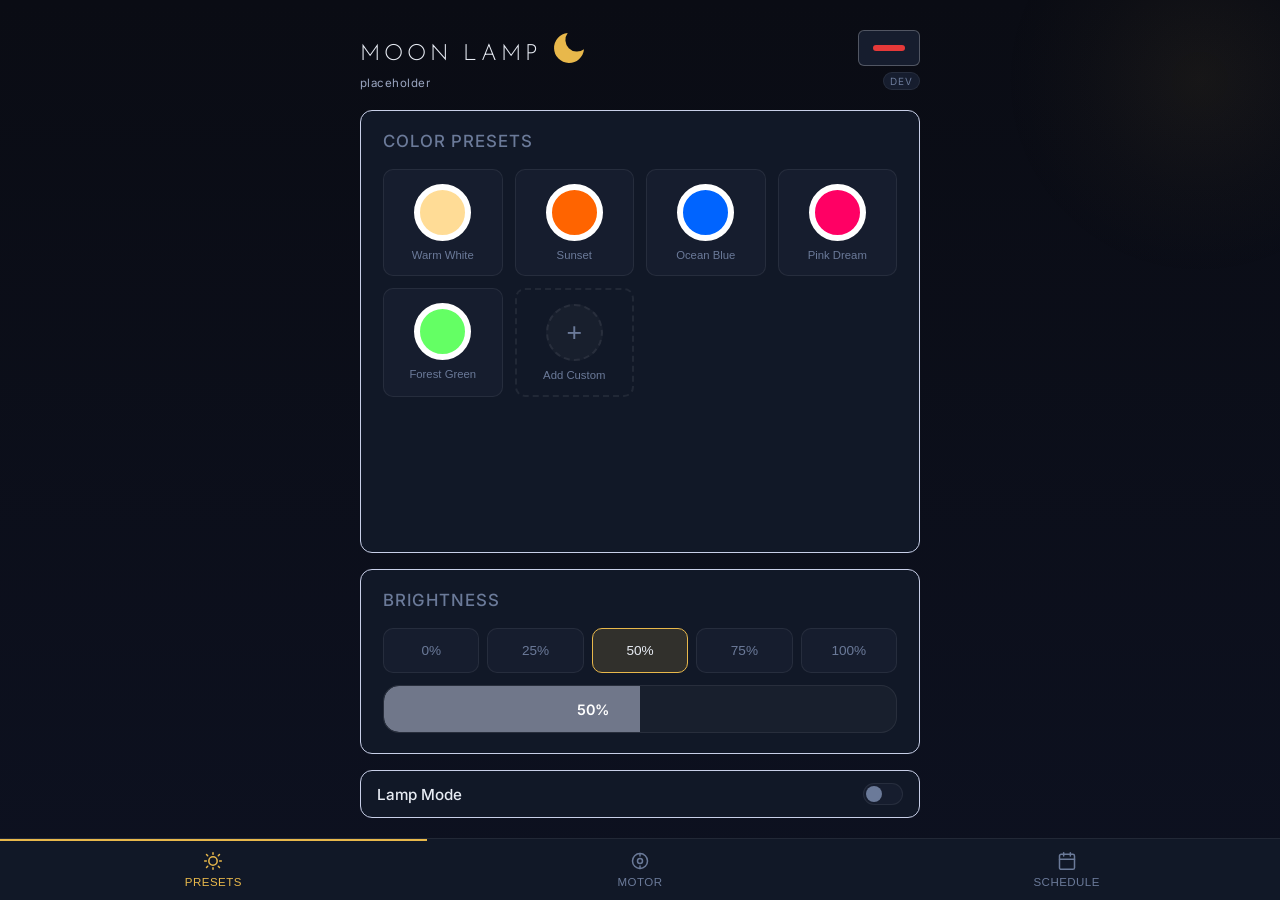
<file: index.html>
﻿<!DOCTYPE html>
<html lang="en">

<head>
    <meta charset="UTF-8">
    <meta name="viewport" content="width=device-width, initial-scale=1.0">
    <meta name="theme-color" content="#0f0f1a">
    <meta name="description" content="Control your Moon Phase Lamp">

    <!-- iOS PWA Support -->
    <meta name="apple-mobile-web-app-capable" content="yes">
    <meta name="apple-mobile-web-app-status-bar-style" content="black-translucent">
    <meta name="apple-mobile-web-app-title" content="Moon Lamp">
    <link rel="apple-touch-icon" href="icon-192.png">
    <link rel="apple-touch-icon" sizes="180x180" href="icon-192.png">

    <title>Moon Lamp Control</title>
    <link rel="manifest" href="manifest.json">
    <link rel="preconnect" href="https://fonts.googleapis.com">
    <link rel="preconnect" href="https://fonts.gstatic.com" crossorigin>
    <link href="https://fonts.googleapis.com/css2?family=Inter:wght@400;500;600;700&family=Josefin+Sans:wght@300;400;600&display=swap" rel="stylesheet">

    <!-- Modular CSS -->
    <link rel="stylesheet" href="css/base.css">
    <link rel="stylesheet" href="css/components.css">
    <link rel="stylesheet" href="css/tabs.css">
    <link rel="stylesheet" href="css/led-ring.css">
    <link rel="stylesheet" href="css/presets.css">
    <link rel="stylesheet" href="css/motor.css">
    <link rel="stylesheet" href="css/automations.css">
    <link rel="stylesheet" href="css/modal.css">
    <link rel="stylesheet" href="css/responsive.css">
    <link rel="stylesheet" href="css/auth.css">

    <link rel="icon" type="image/svg+xml" href="icon.svg">
    <link rel="icon" type="image/png" href="icon-192.png">
</head>

<body>
    <div class="container">
        <header>
            <div class="header-row">
                <div class="app-title">
                    <h1>Moon Lamp</h1>
                    <span id="titleMoonIcon"></span>
                </div>
                <div class="header-actions">
                    <!-- Reset button (hidden, for debugging)
                    <button class="reset-btn" id="resetAppBtn" title="Reset app and clear cache">
                        <svg width="18" height="18" viewBox="0 0 24 24" fill="none" stroke="currentColor" stroke-width="2">
                            <path d="M3 12a9 9 0 0 1 9-9 9.75 9.75 0 0 1 6.74 2.74L21 8"/>
                            <path d="M21 3v5h-5"/>
                            <path d="M21 12a9 9 0 0 1-9 9 9.75 9.75 0 0 1-6.74-2.74L3 16"/>
                            <path d="M3 21v-5h5"/>
                        </svg>
                    </button>
                    -->
                    <div class="connection-status" id="connectionStatus">
                        <span class="status-dot" id="statusDot"></span>
                    </div>
                </div>
            </div>
            <div class="header-row">
                <span id="deviceNameLabel" class="device-name"></span>
                <span id="appVersion" class="app-version"></span>
            </div>
        </header>

        <!-- Presets Tab -->
        <div class="tab-content active" id="presets">
            <div class="presets-layout">
                <div class="card color-presets-card">
                    <h2>Color Presets</h2>
                    <div class="preset-grid-scroll">
                        <div class="preset-grid">
                            <button class="preset-btn" data-preset="0">
                                <div class="preset-color" style="background: rgb(255,220,150);"></div>
                                <span>Warm White</span>
                            </button>
                            <button class="preset-btn" data-preset="1">
                                <div class="preset-color" style="background: rgb(255,100,0);"></div>
                                <span>Sunset</span>
                            </button>
                            <button class="preset-btn" data-preset="2">
                                <div class="preset-color" style="background: rgb(0,100,255);"></div>
                                <span>Ocean Blue</span>
                            </button>
                            <button class="preset-btn" data-preset="3">
                                <div class="preset-color" style="background: rgb(255,0,100);"></div>
                                <span>Pink Dream</span>
                            </button>
                            <button class="preset-btn" data-preset="4">
                                <div class="preset-color" style="background: rgb(100,255,100);"></div>
                                <span>Forest Green</span>
                            </button>
                        </div>
                    </div>
                </div>

                <div class="card brightness-card">
                    <h2>Brightness</h2>
                    <div class="brightness-grid">
                        <button class="brightness-btn" data-brightness="0">0%</button>
                        <button class="brightness-btn" data-brightness="25">25%</button>
                        <button class="brightness-btn" data-brightness="50">50%</button>
                        <button class="brightness-btn" data-brightness="75">75%</button>
                        <button class="brightness-btn" data-brightness="100">100%</button>
                    </div>
                    <div class="brightness-slider-container">
                        <div class="brightness-slider" id="brightnessSlider">
                            <div class="brightness-slider-fill" id="brightnessSliderFill"></div>
                            <span class="brightness-slider-value" id="brightnessSliderValue">50%</span>
                        </div>
                    </div>
                </div>

                <div class="card settings-card">
                    <div class="settings-row">
                        <span class="mode-label">Lamp Mode</span>
                        <label class="toggle-switch">
                            <input type="checkbox" id="fullModeToggle">
                            <span class="toggle-slider"></span>
                        </label>
                    </div>
                </div>
            </div>
        </div>

        <!-- Custom Tab -->
        <div class="tab-content" id="custom">
            <!-- LED Ring Visualization (only visible on Custom tab) -->
            <div class="card">
                <div class="led-ring-header">
                    <h2>LED Ring</h2>
                    <label class="toggle-label">
                        <input type="checkbox" id="selectMultipleToggle">
                        <span>Select multiple</span>
                    </label>
                </div>
                <div class="led-ring" id="ledRing">
                    <!-- LEDs will be generated by JavaScript -->
                    <button class="led-center-btn" id="selectAllBtn">
                        <span>ALL</span>
                    </button>
                </div>
            </div>

            <!-- Unified LED Control -->
            <div class="card">
                <h2>LED Control</h2>
                <p class="info-text" id="ledControlInfo">Select LEDs in the ring above, then apply color and brightness.
                </p>

                <div class="color-picker">
                    <label>Color:</label>
                    <input type="color" id="colorPicker" value="#ffdc96">
                </div>
                <div class="brightness-control">
                    <label>Brightness:</label>
                    <input type="range" id="customBrightness" min="0" max="100" value="75">
                    <span id="customBrightnessValue">75%</span>
                </div>

                <p class="info-text" id="selectedLedInfo">Selected: <span id="selectedLedCount">0 LEDs</span></p>

                <button class="btn btn-primary" id="applyCustomBtn">Select LEDs first</button>
            </div>
        </div>

        <!-- Motor Tab -->
        <div class="tab-content" id="motor">
            <div class="motor-layout">
                <div class="card motor-card">
                    <div class="motor-header">
                        <h2>Motor Control</h2>
                        <div class="motor-header-angles-anchor">
                            <div class="motor-angle-display">
                                <div class="current-pos-value"><span id="currentPosition">0°</span></div>
                                <div class="motor-value"><span id="motorValue">0°</span></div>
                            </div>
                        </div>
                    </div>
                    <div class="motor-dial-container">
                        <svg id="motorDial" viewBox="0 0 250 250">
                            <!-- Outer circle -->
                            <circle cx="125" cy="125" r="100" fill="none" stroke="rgba(200,207,232,0.2)" stroke-width="3" />
                            <circle cx="125" cy="125" r="85" fill="none" stroke="rgba(128,128,128,0.25)" stroke-width="1"
                                stroke-dasharray="4 4" />
                            <!-- Degree markers -->
                            <g id="degreeMarkers"></g>
                            <!-- Current position marker (blue) -->
                            <line id="currentPosMarker" x1="125" y1="125" x2="125" y2="35" stroke="#3b82f6" stroke-width="4"
                                stroke-linecap="round" opacity="0.7" />
                            <!-- Target pointer (green) -->
                            <line id="motorPointer" x1="125" y1="125" x2="125" y2="35" stroke="#22c55e" stroke-width="5"
                                stroke-linecap="round" />
                            <circle cx="125" cy="125" r="16" fill="#22c55e" />
                            <circle cx="125" cy="125" r="12" style="fill: var(--background)" />
                            <g id="dialMoonPhase"></g>
                        </svg>
                        
                        <div id="specificDateDisplay" class="specific-date-display">
                            <svg width="13" height="13" viewBox="0 0 24 24" fill="none" stroke="currentColor"
                                stroke-width="2" stroke-linecap="round" stroke-linejoin="round">
                                <rect x="3" y="4" width="18" height="18" rx="2" ry="2"></rect>
                                <line x1="16" y1="2" x2="16" y2="6"></line>
                                <line x1="8" y1="2" x2="8" y2="6"></line>
                                <line x1="3" y1="10" x2="21" y2="10"></line>
                            </svg>
                            <span id="specificDateText"></span>
                        </div>
                    </div>
                    <div class="motor-buttons-container">
                        <div class="motor-left-buttons">
                            <div class="motor-settings-container">
                                <button class="square-btn settings-btn" id="motorSettingsBtn" title="Motor settings">
                                    <svg width="20" height="20" viewBox="0 0 24 24" fill="none" stroke="currentColor"
                                        stroke-width="2" stroke-linecap="round" stroke-linejoin="round">
                                        <circle cx="12" cy="12" r="3"></circle>
                                        <path
                                            d="M19.4 15a1.65 1.65 0 0 0 .33 1.82l.06.06a2 2 0 0 1 0 2.83 2 2 0 0 1-2.83 0l-.06-.06a1.65 1.65 0 0 0-1.82-.33 1.65 1.65 0 0 0-1 1.51V21a2 2 0 0 1-2 2 2 2 0 0 1-2-2v-.09A1.65 1.65 0 0 0 9 19.4a1.65 1.65 0 0 0-1.82.33l-.06.06a2 2 0 0 1-2.83 0 2 2 0 0 1 0-2.83l.06-.06a1.65 1.65 0 0 0 .33-1.82 1.65 1.65 0 0 0-1.51-1H3a2 2 0 0 1-2-2 2 2 0 0 1 2-2h.09A1.65 1.65 0 0 0 4.6 9a1.65 1.65 0 0 0-.33-1.82l-.06-.06a2 2 0 0 1 0-2.83 2 2 0 0 1 2.83 0l.06.06a1.65 1.65 0 0 0 1.82.33H9a1.65 1.65 0 0 0 1-1.51V3a2 2 0 0 1 2-2 2 2 0 0 1 2 2v.09a1.65 1.65 0 0 0 1 1.51 1.65 1.65 0 0 0 1.82-.33l.06-.06a2 2 0 0 1 2.83 0 2 2 0 0 1 0 2.83l-.06.06a1.65 1.65 0 0 0-.33 1.82V9a1.65 1.65 0 0 0 1.51 1H21a2 2 0 0 1 2 2 2 2 0 0 1-2 2h-.09a1.65 1.65 0 0 0-1.51 1z">
                                        </path>
                                    </svg>
                                </button>
                                <div class="motor-settings-menu" id="motorSettingsMenu">
                                    <button class="menu-item" id="updateEveryBtn">
                                        <svg width="16" height="16" viewBox="0 0 24 24" fill="none" stroke="currentColor"
                                            stroke-width="2" stroke-linecap="round" stroke-linejoin="round">
                                            <circle cx="12" cy="12" r="10"></circle>
                                            <polyline points="12 6 12 12 16 14"></polyline>
                                        </svg>
                                        Update every
                                    </button>
                                    <button class="menu-item" id="zeroBtn">
                                        <svg width="16" height="16" viewBox="0 0 24 24" fill="none" stroke="currentColor"
                                            stroke-width="2" stroke-linecap="round" stroke-linejoin="round">
                                            <circle cx="12" cy="12" r="10"></circle>
                                            <circle cx="12" cy="12" r="3"></circle>
                                        </svg>
                                        Set as New Moon
                                    </button>
                                    <button class="menu-item" id="fullMoonBtn">
                                        <svg width="16" height="16" viewBox="0 0 24 24" fill="none" stroke="currentColor"
                                            stroke-width="2" stroke-linecap="round" stroke-linejoin="round">
                                            <circle cx="12" cy="12" r="10" fill="currentColor"></circle>
                                        </svg>
                                        Set as Full Moon
                                    </button>
                                    <button class="menu-item" id="resetPositionBtn">
                                        <svg width="16" height="16" viewBox="0 0 24 24" fill="none" stroke="currentColor"
                                            stroke-width="2" stroke-linecap="round" stroke-linejoin="round">
                                            <path d="M3 12a9 9 0 1 0 9-9 9.75 9.75 0 0 0-6.74 2.74L3 8"></path>
                                            <path d="M3 3v5h5"></path>
                                        </svg>
                                        Reset Position
                                    </button>
                                    <button class="menu-item" id="specificDateBtn">
                                        <svg width="16" height="16" viewBox="0 0 24 24" fill="none" stroke="currentColor"
                                            stroke-width="2" stroke-linecap="round" stroke-linejoin="round">
                                            <rect x="3" y="4" width="18" height="18" rx="2" ry="2"></rect>
                                            <line x1="16" y1="2" x2="16" y2="6"></line>
                                            <line x1="8" y1="2" x2="8" y2="6"></line>
                                            <line x1="3" y1="10" x2="21" y2="10"></line>
                                        </svg>
                                        Specific date
                                    </button>
                                </div>
                            </div>
                            <button class="square-btn speed-toggle-btn" id="speedToggleBtn" title="Motor speed">
                                <span id="speedToggleIcon">▶</span>
                            </button>
                        </div>
                        <div class="moon-btn-container">
                            <span class="moon-angle-label" id="moonAngle">--°</span>
                            <span class="auto-tracking-label" id="autoTrackingLabel"></span>
                            <button class="square-btn moon-btn" id="realMoonBtn"
                                title="Set to Real Moon Position">
                                <!-- Injected at runtime by motor-controller.js via moonIconSvg() from utils.js -->
                            </button>
                        </div>
                    </div>
                </div>

            </div>
            <div class="motor-presets-card">
                <div class="motor-preset-scroll">
                    <div class="motor-preset-list" id="motorPresetList"></div>
                </div>
            </div>
        </div>

        <!-- Automations Tab -->
        <div class="tab-content" id="automations">
            <div class="card">
                <h2>Scheduled Lighting</h2>

                <div id="automationsList">
                    <p class="info-text">Connect to lamp to view automations.</p>
                </div>

                <!-- Add Schedule Button -->
                <button class="btn btn-primary" id="addAutomationBtn">Add Schedule</button>
            </div>
        </div>

    </div>

    <div class="tabs">
        <button class="tab-btn active" data-tab="presets">
            <svg width="20" height="20" viewBox="0 0 24 24" fill="none" stroke="currentColor" stroke-width="1.8" stroke-linecap="round" stroke-linejoin="round"><circle cx="12" cy="12" r="5"/><path d="M12 2v2M12 20v2M4.22 4.22l1.42 1.42M18.36 18.36l1.42 1.42M2 12h2M20 12h2M4.22 19.78l1.42-1.42M18.36 5.64l1.42-1.42"/></svg>
            <span>Presets</span>
        </button>
        <button class="tab-btn" data-tab="motor">
            <svg width="20" height="20" viewBox="0 0 24 24" fill="none" stroke="currentColor" stroke-width="1.8" stroke-linecap="round" stroke-linejoin="round"><circle cx="12" cy="12" r="3"/><circle cx="12" cy="12" r="9"/><line x1="12" y1="3" x2="12" y2="6"/><line x1="12" y1="18" x2="12" y2="21"/></svg>
            <span>Motor</span>
        </button>
        <button class="tab-btn" data-tab="automations">
            <svg width="20" height="20" viewBox="0 0 24 24" fill="none" stroke="currentColor" stroke-width="1.8" stroke-linecap="round" stroke-linejoin="round"><rect x="3" y="4" width="18" height="18" rx="2"/><line x1="16" y1="2" x2="16" y2="6"/><line x1="8" y1="2" x2="8" y2="6"/><line x1="3" y1="10" x2="21" y2="10"/></svg>
            <span>Schedule</span>
        </button>
    </div>

    <script src="suncalc.js"></script>
    <script src="iro.min.js"></script>
    <script type="module" src="js/app.js"></script>
</body>

</html>
</file>
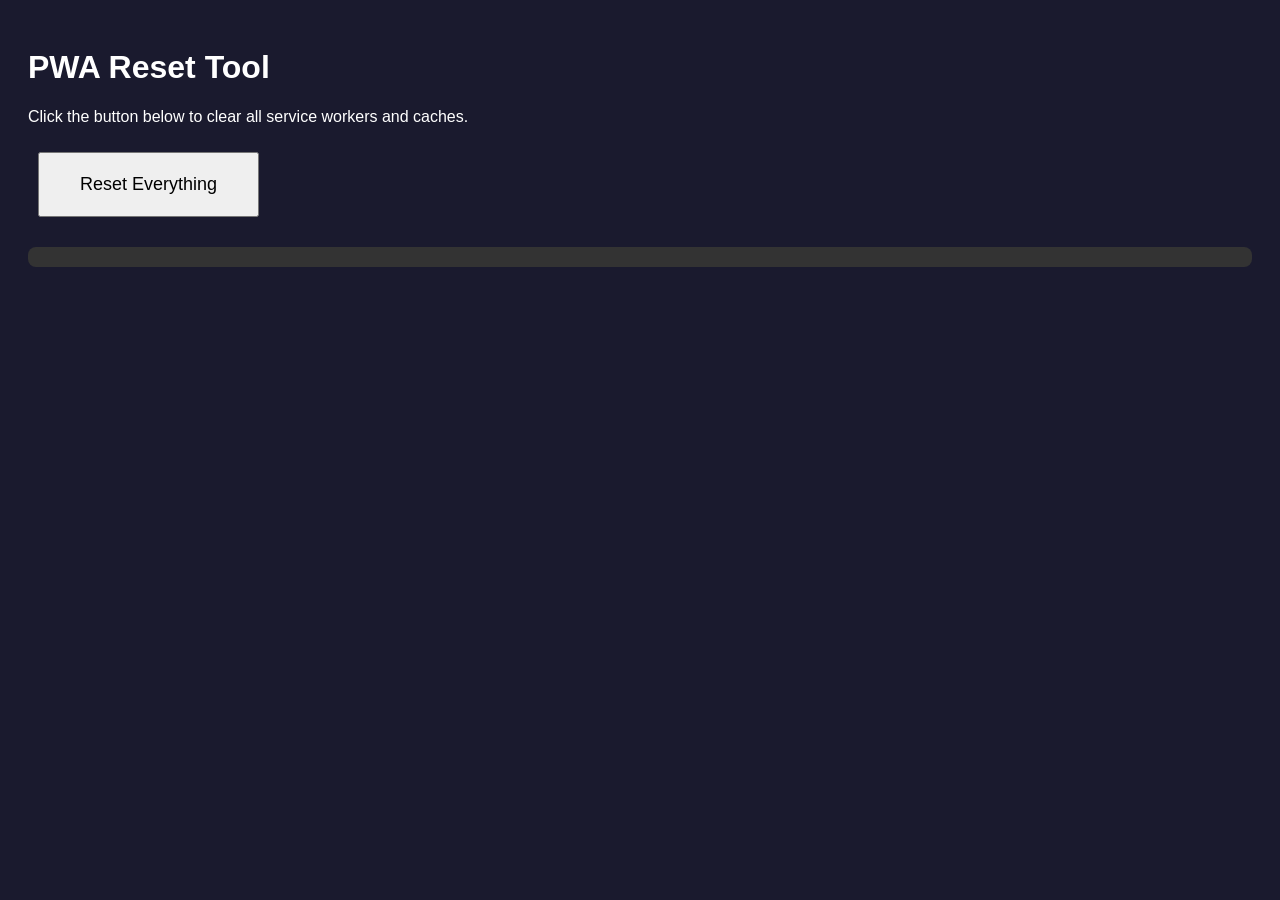
<file: reset.html>
<!DOCTYPE html>
<html>
<head>
    <title>Reset PWA</title>
    <meta name="viewport" content="width=device-width, initial-scale=1.0">
    <style>
        body { font-family: sans-serif; padding: 20px; background: #1a1a2e; color: white; }
        button { padding: 20px 40px; font-size: 18px; margin: 10px; cursor: pointer; }
        #status { margin-top: 20px; padding: 10px; background: #333; border-radius: 8px; }
    </style>
</head>
<body>
    <h1>PWA Reset Tool</h1>
    <p>Click the button below to clear all service workers and caches.</p>
    <button onclick="resetAll()">Reset Everything</button>
    <div id="status"></div>
    
    <script>
        async function resetAll() {
            const status = document.getElementById('status');
            status.innerHTML = 'Clearing...';
            
            try {
                // Unregister all service workers
                const registrations = await navigator.serviceWorker.getRegistrations();
                for (const reg of registrations) {
                    await reg.unregister();
                    status.innerHTML += '<br>Unregistered SW: ' + reg.scope;
                }
                
                // Clear all caches
                const cacheNames = await caches.keys();
                for (const name of cacheNames) {
                    await caches.delete(name);
                    status.innerHTML += '<br>Deleted cache: ' + name;
                }
                
                status.innerHTML += '<br><br><strong>Done! Now go to the main app:</strong>';
                status.innerHTML += '<br><a href="index.html" style="color: #6366f1;">Open Moon Lamp</a>';
            } catch (e) {
                status.innerHTML += '<br>Error: ' + e.message;
            }
        }
    </script>
</body>
</html>
</file>
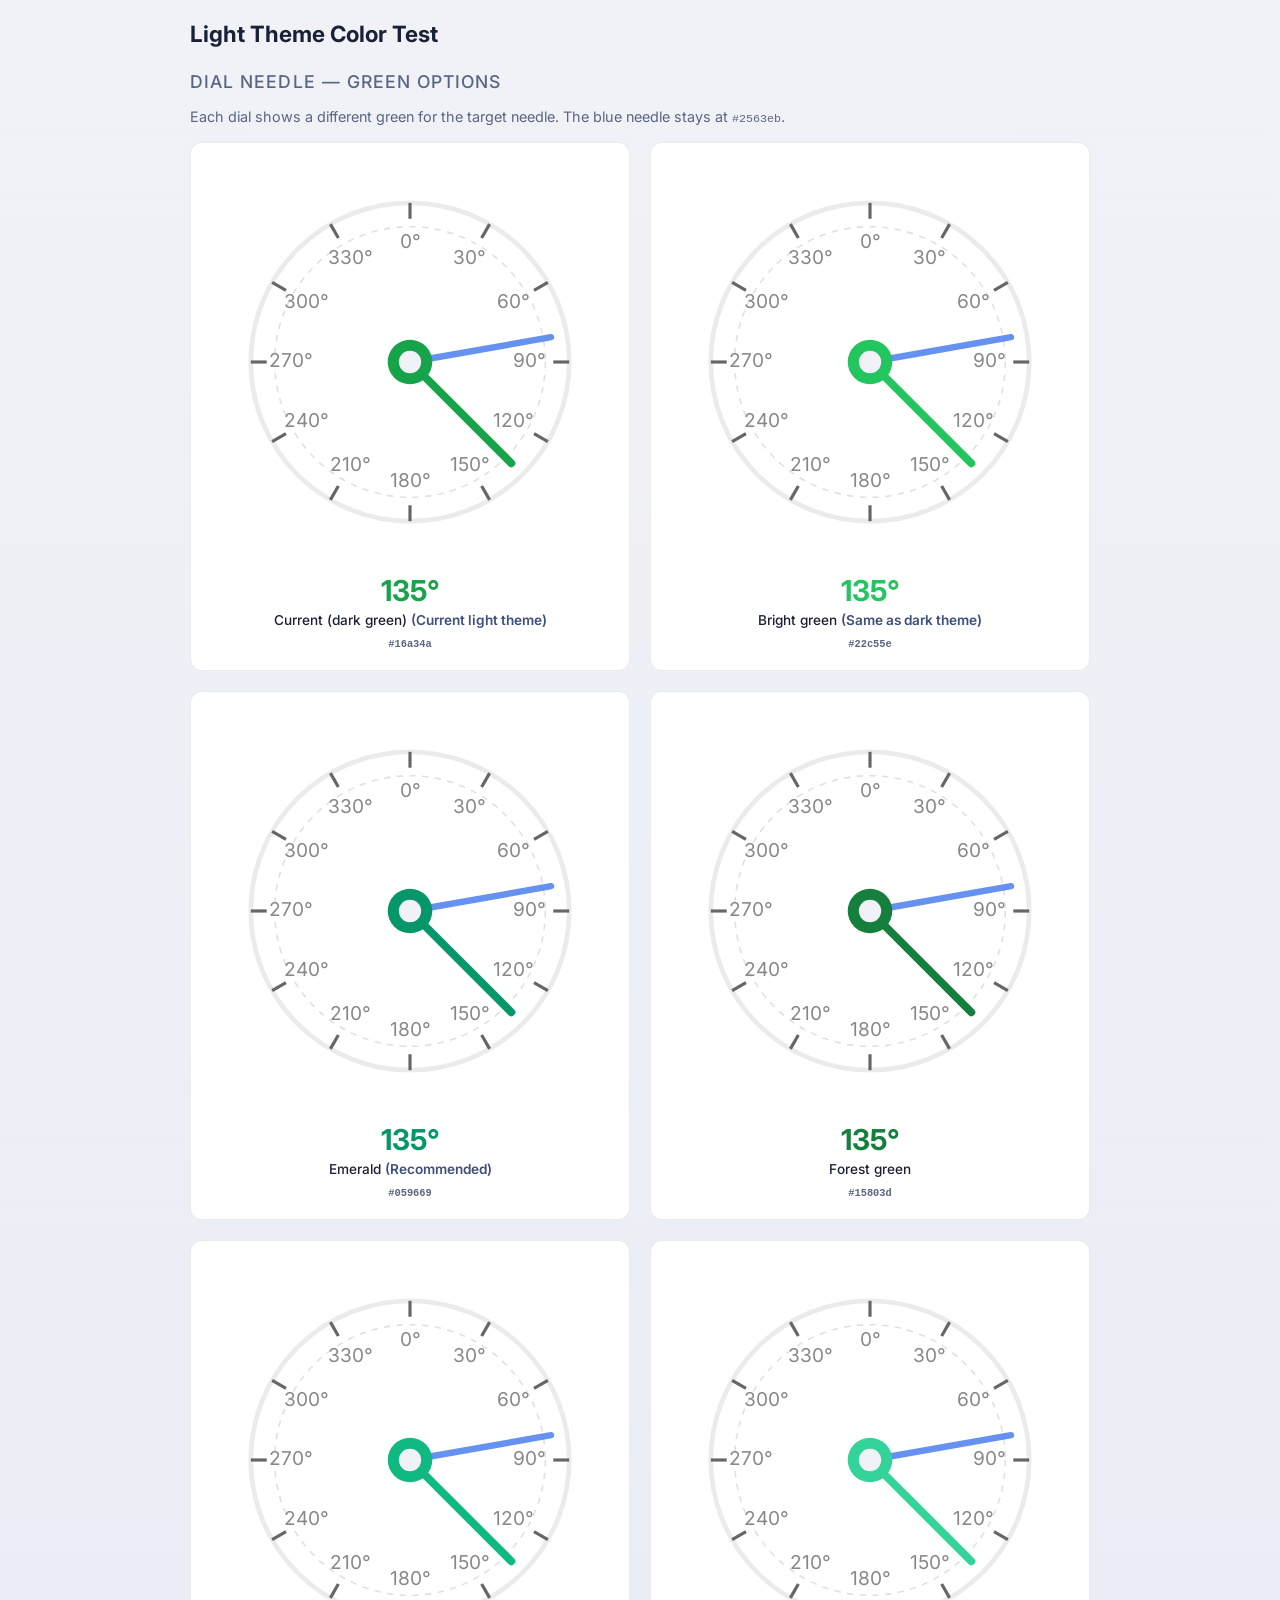
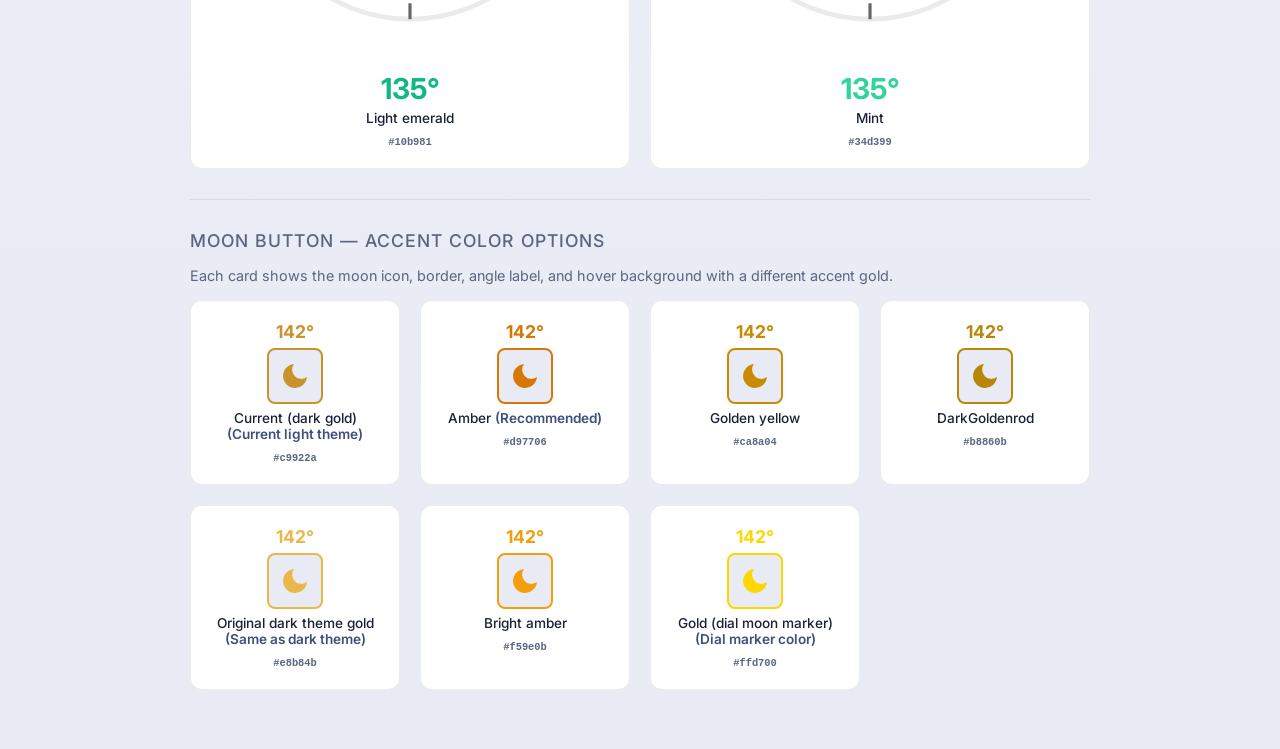
<file: ui-test.html>
<!DOCTYPE html>
<html lang="en" data-theme="light">
<head>
    <meta charset="UTF-8">
    <meta name="viewport" content="width=device-width, initial-scale=1.0">
    <title>UI Color Test - Light Theme</title>
    <link href="https://fonts.googleapis.com/css2?family=Inter:wght@300;400;500;600;700&display=swap" rel="stylesheet">
    <style>
        :root {
            --primary: #3d4f7c;
            --primary-light: #5a6fa0;
            --secondary: #6b7a99;
            --background: #f0f2f7;
            --background-gradient: linear-gradient(180deg, #f0f2f7 0%, #e8ebf4 100%);
            --card-bg: #ffffff;
            --card-border: rgba(0, 0, 0, 0.08);
            --text: #1a2035;
            --text-secondary: #5a6580;
            --glass-bg: rgba(0, 0, 0, 0.02);
            --glass-border: rgba(0, 0, 0, 0.08);
            --surface: #e8ebf4;
            --surface-raised: #dde1ee;
        }

        * { margin: 0; padding: 0; box-sizing: border-box; }

        body {
            font-family: 'Inter', sans-serif;
            background: var(--background);
            background-image: var(--background-gradient);
            color: var(--text);
            padding: 20px;
            min-height: 100vh;
        }

        h1 { font-size: 1.4em; margin-bottom: 24px; color: var(--text); }
        h2 { font-size: 1.1em; margin-bottom: 16px; color: var(--text-secondary); font-weight: 500; text-transform: uppercase; letter-spacing: 0.06em; }
        h3 { font-size: 0.95em; margin-bottom: 8px; color: var(--text-secondary); font-weight: 500; }

        .section {
            max-width: 900px;
            margin: 0 auto 40px;
        }

        .grid {
            display: grid;
            grid-template-columns: repeat(auto-fit, minmax(200px, 1fr));
            gap: 20px;
        }

        .grid.dial-grid {
            grid-template-columns: 1fr 1fr;
            max-width: 900px;
        }

        .card {
            background: var(--card-bg);
            border: 1px solid var(--card-border);
            border-radius: 12px;
            padding: 20px;
            text-align: center;
        }

        .color-label {
            font-size: 0.8em;
            font-weight: 600;
            color: var(--text-secondary);
            margin-top: 10px;
            font-family: monospace;
        }

        .color-name {
            font-size: 0.85em;
            font-weight: 500;
            color: var(--text);
            margin-top: 4px;
        }

        svg.dial {
            width: 100%;
            max-width: 400px;
            height: auto;
        }

        .moon-btn-demo {
            width: 56px;
            height: 56px;
            border-radius: 8px;
            background: var(--surface);
            cursor: pointer;
            display: inline-flex;
            align-items: center;
            justify-content: center;
            margin: 0 auto;
            border: 2px solid transparent;
        }

        .moon-btn-demo:hover {
            background: var(--hover-bg);
        }

        .moon-angle-demo {
            font-size: 1.1em;
            font-weight: 700;
            margin-bottom: 6px;
        }

        .moon-state-label {
            font-size: 0.75em;
            color: var(--text-secondary);
            margin-top: 8px;
            min-height: 1.2em;
        }

        .motor-value-demo {
            font-size: 1.8em;
            font-weight: 700;
            margin-top: 8px;
        }

        .current-badge { color: #c9922a; }

        .divider {
            border: none;
            border-top: 1px solid var(--glass-border);
            margin: 30px 0;
        }
    </style>
</head>
<body>
    <div class="section">
        <h1>Light Theme Color Test</h1>

        <h2>Dial Needle — Green Options</h2>
        <p style="color: var(--text-secondary); font-size: 0.9em; margin-bottom: 16px;">
            Each dial shows a different green for the target needle. The blue needle stays at <code>#2563eb</code>.
        </p>
        <div class="grid dial-grid" id="dialGrid"></div>

        <hr class="divider">

        <h2>Moon Button — Accent Color Options</h2>
        <p style="color: var(--text-secondary); font-size: 0.9em; margin-bottom: 16px;">
            Each card shows the moon icon, border, angle label, and hover background with a different accent gold.
        </p>
        <div class="grid" id="moonGrid"></div>
    </div>

    <script>
        const greenOptions = [
            { color: '#16a34a', name: 'Current (dark green)', note: 'Current light theme' },
            { color: '#22c55e', name: 'Bright green', note: 'Same as dark theme' },
            { color: '#059669', name: 'Emerald', note: 'Recommended' },
            { color: '#15803d', name: 'Forest green', note: '' },
            { color: '#10b981', name: 'Light emerald', note: '' },
            { color: '#34d399', name: 'Mint', note: '' },
        ];

        const accentOptions = [
            { color: '#c9922a', name: 'Current (dark gold)', bg: 'rgba(180, 130, 30, 0.18)', note: 'Current light theme' },
            { color: '#d97706', name: 'Amber', bg: 'rgba(217, 119, 6, 0.15)', note: 'Recommended' },
            { color: '#ca8a04', name: 'Golden yellow', bg: 'rgba(202, 138, 4, 0.15)', note: '' },
            { color: '#b8860b', name: 'DarkGoldenrod', bg: 'rgba(184, 134, 11, 0.15)', note: '' },
            { color: '#e8b84b', name: 'Original dark theme gold', bg: 'rgba(232, 184, 75, 0.15)', note: 'Same as dark theme' },
            { color: '#f59e0b', name: 'Bright amber', bg: 'rgba(245, 158, 11, 0.15)', note: '' },
            { color: '#ffd700', name: 'Gold (dial moon marker)', bg: 'rgba(255, 215, 0, 0.18)', note: 'Dial marker color' },
        ];

        const dialGrid = document.getElementById('dialGrid');
        const blue = '#2563eb';

        // Generate degree markers SVG (same as real app's createMotorDial)
        function generateMarkers() {
            let svg = '';
            for (let i = 0; i < 12; i++) {
                const angle = i * 30;
                const rad = (angle - 90) * Math.PI / 180;
                const x1 = 125 + 90 * Math.cos(rad);
                const y1 = 125 + 90 * Math.sin(rad);
                const x2 = 125 + 100 * Math.cos(rad);
                const y2 = 125 + 100 * Math.sin(rad);
                svg += `<line x1="${x1.toFixed(1)}" y1="${y1.toFixed(1)}" x2="${x2.toFixed(1)}" y2="${y2.toFixed(1)}" stroke="#666" stroke-width="2"/>`;

                const textX = 125 + 75 * Math.cos(rad);
                const textY = 125 + 75 * Math.sin(rad);
                svg += `<text x="${textX.toFixed(1)}" y="${textY.toFixed(1)}" text-anchor="middle" dominant-baseline="middle" fill="#888" font-size="12">${angle}°</text>`;
            }
            return svg;
        }

        const markers = generateMarkers();

        // Needle angles (in degrees, 0=top)
        const targetAngle = 135;
        const currentAngle = 80;
        const targetRad = (targetAngle - 90) * Math.PI / 180;
        const currentRad = (currentAngle - 90) * Math.PI / 180;
        const tx = 125 + 90 * Math.cos(targetRad);
        const ty = 125 + 90 * Math.sin(targetRad);
        const cx = 125 + 90 * Math.cos(currentRad);
        const cy = 125 + 90 * Math.sin(currentRad);

        greenOptions.forEach(opt => {
            const card = document.createElement('div');
            card.className = 'card';
            card.innerHTML = `
                <svg class="dial" viewBox="0 0 250 250">
                    <circle cx="125" cy="125" r="100" fill="none" stroke="rgba(0,0,0,0.08)" stroke-width="3"/>
                    <circle cx="125" cy="125" r="85" fill="none" stroke="rgba(0,0,0,0.12)" stroke-width="1" stroke-dasharray="4 4"/>
                    ${markers}
                    <!-- Blue needle (current pos) -->
                    <line x1="125" y1="125" x2="${cx.toFixed(1)}" y2="${cy.toFixed(1)}" stroke="${blue}" stroke-width="4" stroke-linecap="round" opacity="0.7"/>
                    <!-- Green needle (target) -->
                    <line x1="125" y1="125" x2="${tx.toFixed(1)}" y2="${ty.toFixed(1)}" stroke="${opt.color}" stroke-width="5" stroke-linecap="round"/>
                    <circle cx="125" cy="125" r="14" fill="${opt.color}"/>
                    <circle cx="125" cy="125" r="7" fill="#f0f2f7"/>
                </svg>
                <div class="motor-value-demo" style="color: ${opt.color}">${targetAngle}°</div>
                <div class="color-name">${opt.name}${opt.note ? ` <span style="color:var(--primary);font-weight:600;">(${opt.note})</span>` : ''}</div>
                <div class="color-label">${opt.color}</div>
            `;
            dialGrid.appendChild(card);
        });

        const moonGrid = document.getElementById('moonGrid');

        accentOptions.forEach(opt => {
            const card = document.createElement('div');
            card.className = 'card';
            card.style.setProperty('--hover-bg', opt.bg);
            card.innerHTML = `
                <div class="moon-angle-demo" style="color: ${opt.color}">142°</div>
                <div class="moon-btn-demo" style="border: 2px solid ${opt.color}; color: ${opt.color};" data-accent="${opt.color}" data-bg="${opt.bg}">
                    <svg width="32" height="32" viewBox="0 0 24 24" fill="currentColor" stroke="none">
                        <path d="M21 12.79A9 9 0 1 1 11.21 3 7 7 0 0 0 21 12.79z"/>
                    </svg>
                </div>
                <div class="color-name" style="margin-top: 6px;">${opt.name}${opt.note ? ` <span style="color:var(--primary);font-weight:600;">(${opt.note})</span>` : ''}</div>
                <div class="color-label">${opt.color}</div>
            `;
            moonGrid.appendChild(card);
        });

    </script>
</body>
</html>
</file>
<file: css/base.css>
* {
    margin: 0;
    padding: 0;
    box-sizing: border-box;
}

html {
    height: 100%;
    height: var(--app-height, 100dvh);
    overscroll-behavior-x: none;
}

:root {
    --primary: #c8cfe8;
    --primary-light: #e2e6f3;
    --secondary: #8b95b8;
    --background: #0a0c14;
    --background-gradient: linear-gradient(180deg, #0a0c14 0%, #0d1120 100%);
    --card-bg: #111827;
    --card-border: rgba(255, 255, 255, 0.07);
    --card-glow: transparent;
    --text: #e8ecf4;
    --text-secondary: #6b7a99;
    --accent: #e8b84b;
    --accent-glow: rgba(232, 184, 75, 0.25);
    --success: #4ade80;
    --success-glow: rgba(74, 222, 128, 0.3);
    --danger: #e53939;
    --danger-glow: rgba(229, 57, 57, 0.3);
    --glass-bg: rgba(255, 255, 255, 0.03);
    --glass-border: rgba(255, 255, 255, 0.07);
    --surface: #161d2e;
    --surface-raised: #1c2438;
    --dial-target: #22c55e;
    --dial-current: #3b82f6;
    --accent-bg: rgba(232, 184, 75, 0.15);
    --hover-border: rgba(255, 255, 255, 0.15);
    --connect-pulse-from: #4b9dff;
    --connect-pulse-to: #4873ed;
    --slider-text: #fff;
    --title-moon: #a8abb1;
}

[data-theme="light"] {
    --primary: #3d4f7c;
    --primary-light: #5a6fa0;
    --secondary: #6b7a99;
    --background: #f0f2f7;
    --background-gradient: linear-gradient(180deg, #f0f2f7 0%, #e8ebf4 100%);
    --card-bg: #ffffff;
    --card-border: rgba(0, 0, 0, 0.08);
    --card-glow: transparent;
    --text: #1a2035;
    --text-secondary: #5a6580;
    --accent: #f59e0b;
    --accent-glow: rgba(245, 158, 11, 0.2);
    --success: #4bc54d;
    --success-glow: rgba(22, 163, 74, 0.2);
    --danger: #f15151;
    --danger-glow: rgba(239, 68, 68, 0.2);
    --connect-pulse-from: #4b9dff;
    --connect-pulse-to: #4873ed;
    --glass-bg: rgba(0, 0, 0, 0.02);
    --glass-border: rgba(0, 0, 0, 0.08);
    --surface: #e8ebf4;
    --surface-raised: #dde1ee;
    --dial-target: #34d399;
    --dial-current: #2563eb;
    --accent-bg: rgba(245, 158, 11, 0.15);
    --hover-border: rgba(0, 0, 0, 0.2);
    --title-moon: #5a5e6d;
}

body {
    font-family: 'Inter', -apple-system, BlinkMacSystemFont, 'Segoe UI', Roboto, Oxygen, Ubuntu, Cantarell, sans-serif;
    background: var(--background);
    background-image: var(--background-gradient);
    background-attachment: fixed;
    color: var(--text);
    height: var(--app-height, 100dvh);
    margin: 0;
    display: flex;
    flex-direction: column;
    overflow-x: hidden;
    overflow-y: auto;
    overscroll-behavior-y: contain;
    position: relative;
}

/* Subtle moon glow in top-right corner */
body::before {
    content: '';
    position: fixed;
    top: -120px;
    right: -120px;
    width: 400px;
    height: 400px;
    border-radius: 50%;
    background: radial-gradient(circle, rgba(232, 184, 75, 0.06) 0%, rgba(232, 184, 75, 0.02) 40%, transparent 70%);
    pointer-events: none;
    z-index: 0;
}

.container {
    flex: 1 1 0;
    max-width: 600px;
    width: 100%;
    margin: 0 auto;
    padding: 20px;
    position: relative;
    z-index: 1;
    overflow-x: hidden;
    overflow-y: auto;
    -webkit-overflow-scrolling: touch;
    overscroll-behavior-y: contain;
    display: flex;
    flex-direction: column;
    min-height: 0;
}

header {
    display: flex;
    flex-direction: column;
    gap: 6px;
    margin-bottom: 10px;
    padding: 0 0 10px 0;
    flex-shrink: 0;
}

.header-row {
    display: flex;
    align-items: flex-end;
    justify-content: space-between;
}

.header-actions {
    display: flex;
    align-items: center;
    gap: 12px;
}

.reset-btn {
    background: transparent;
    border: 1px solid var(--glass-border);
    border-radius: 50%;
    width: 36px;
    height: 36px;
    display: flex;
    align-items: center;
    justify-content: center;
    cursor: pointer;
    color: var(--text-secondary);
}

.reset-btn:active {
    transform: scale(0.95);
    background: rgba(255, 255, 255, 0.1);
}

.update-btn {
    display: inline-flex;
    align-items: center;
    justify-content: center;
    padding: 0 14px;
    height: 36px;
    background: var(--success);
    border: none;
    border-radius: 6px;
    color: var(--background);
    font-size: 0.8em;
    font-weight: 600;
    letter-spacing: 0.03em;
    cursor: pointer;
}

.update-btn:hover {
    opacity: 0.9;
}

.update-btn:active {
    transform: scale(0.97);
}

.install-btn {
    display: inline-flex;
    align-items: center;
    justify-content: center;
    padding: 0 14px;
    height: 36px;
    background: var(--surface-raised);
    border: 1px solid var(--glass-border);
    border-radius: 6px;
    color: var(--text);
    font-size: 0.8em;
    font-weight: 600;
    letter-spacing: 0.03em;
    cursor: pointer;
}

.install-btn:hover {
    background: var(--card-bg);
}

.install-btn:active {
    transform: scale(0.97);
}

.app-title {
    display: flex;
    align-items: baseline;
    gap: 8px;
    cursor: pointer;
    user-select: none;
    -webkit-user-select: none;
}

#titleMoonIcon {
    display: inline-flex;
    color: var(--title-moon);
    line-height: 0;
    position: relative;
    top: 8px;
}

.device-name {
    font-family: 'Inter', sans-serif;
    font-size: 0.72em;
    font-weight: 400;
    color: #9aa5c0;
    letter-spacing: 0.04em;
    opacity: 0;
    transition: opacity 0.3s ease;
    white-space: nowrap;
    overflow: hidden;
    text-overflow: ellipsis;
    max-width: 160px;
}

.device-name.visible {
    opacity: 1;
}

.device-name.clickable {
    cursor: pointer;
}

.device-name.clickable:hover {
    color: var(--text);
}

h1 {
    font-family: 'Josefin Sans', 'Inter', sans-serif;
    font-size: 1.4em;
    font-weight: 300;
    color: var(--text);
    letter-spacing: 0.18em;
    text-transform: uppercase;
    cursor: pointer;
    user-select: none;
    -webkit-user-select: none;
    white-space: nowrap;
}

.app-version {
    font-size: 0.62em;
    color: var(--text-secondary);
    text-transform: uppercase;
    letter-spacing: 0.1em;
    padding: 2px 6px;
    border: 1px solid var(--glass-border);
    border-radius: 999px;
    background: var(--surface);
}

h2 {
    font-size: 1.05em;
    margin-bottom: 18px;
    color: var(--text-secondary);
    font-weight: 500;
    letter-spacing: 0.06em;
    text-transform: uppercase;
    display: flex;
    align-items: center;
    gap: 8px;
}

h3 {
    font-size: 1em;
    margin-bottom: 12px;
    color: var(--text-secondary);
    font-weight: 500;
    letter-spacing: 0.04em;
    text-transform: uppercase;
}

.info-text {
    color: var(--text-secondary);
    font-size: 0.85em;
    margin-top: 12px;
    line-height: 1.5;
}
</file>
<file: css/components.css>
/* Connection Status */
.connection-status {
    display: inline-flex;
    align-items: center;
    justify-content: center;
    background: var(--surface);
    padding: 0 14px;
    border-radius: 6px;
    border: 1px solid rgba(255, 255, 255, 0.25);
    cursor: pointer;
    height: 36px;
}

.connection-status:hover {
    border-color: var(--hover-border);
}

[data-theme="light"] .connection-status {
    border-color: rgba(0, 0, 0, 0.18);
    background: #e0e4f0;
}

[data-theme="dark"] .connection-status {
    border-color: rgba(255, 255, 255, 0.25);
    background: #1c2438;
}

.status-dot {
    width: 32px;
    height: 6px;
    border-radius: 3px;
    background: var(--danger);
    display: flex;
    align-items: center;
    padding: 0 2px;
    gap: 2px;
    overflow: hidden;
}

.status-retry-dot {
    width: 4px;
    min-width: 4px;
    height: 4px;
    border-radius: 50%;
    background: #ad2020;
    flex-shrink: 0;
}

[data-theme="light"] .status-retry-dot {
    width: 4px;
    min-width: 4px;
    height: 4px;
    border-radius: 50%;
    background: #fb7878;
    flex-shrink: 0;
}

.status-dot.connecting {
    background: var(--connect-pulse-from, #4b9dff);
    animation: pulse-connect 1s ease infinite;
}

.status-dot.connected {
    background: var(--success);
}

.status-dot.disconnecting {
    background: var(--danger);
    animation: pulse 1s ease-in-out infinite;
}

@keyframes pulse {
    0%, 100% {
        opacity: 1;
        transform: scale(1);
    }
    50% {
        opacity: 0.6;
        transform: scale(0.9);
    }
}

@keyframes pulse-connect {
    0%, 100% {
        background: var(--connect-pulse-from, #4b9dff);
        transform: scaleY(1);
    }
    50% {
        background: var(--connect-pulse-to, #4873ed);
        transform: scaleY(0.8);
    }
}

/* Cards */
.card {
    background: var(--card-bg);
    border-radius: 12px;
    padding: 20px 22px;
    margin-bottom: 16px;
    border: 1px solid var(--primary);
}

/* Buttons */
.btn {
    padding: 13px 24px;
    border: none;
    border-radius: 8px;
    font-size: 0.9em;
    font-weight: 600;
    cursor: pointer;
    width: 100%;
    margin-bottom: 10px;
    letter-spacing: 0.03em;
}

.btn-primary {
    background: var(--primary);
    color: var(--background);
}

.btn-primary:hover {
    background: var(--primary-light);
}

.btn-primary:active {
    transform: scale(0.98);
    opacity: 0.9;
}

.btn-restore {
    background: var(--accent-bg);
    color: var(--accent);
    border: 1px solid var(--accent);
}

.btn-restore:hover {
    background: var(--accent-glow);
}

.btn-restore:active {
    transform: scale(0.98);
    opacity: 0.9;
}

.btn-secondary {
    background: var(--surface);
    color: var(--text);
    border: 1px solid var(--glass-border);
}

.btn-secondary:hover {
    background: var(--surface-raised);
    border-color: var(--hover-border);
}

.btn:disabled {
    opacity: 0.35;
    cursor: not-allowed;
    transform: none !important;
}

.btn-icon {
    background: none;
    border: none;
    font-size: 1.2em;
    cursor: pointer;
    padding: 8px;
    border-radius: 8px;
}

.btn-icon:hover {
    background: rgba(255, 255, 255, 0.1);
}

.btn-icon.delete-btn {
    color: var(--text-secondary);
}

.btn-icon.delete-btn:hover {
    color: #ef4444;
    transform: scale(1.1);
}

.btn-icon.loading {
    pointer-events: none;
    opacity: 0.6;
    position: relative;
}

.btn-icon.loading svg {
    opacity: 0;
}

.btn-icon.loading::after {
    content: '';
    position: absolute;
    top: 50%;
    left: 50%;
    width: 14px;
    height: 14px;
    margin: -7px 0 0 -7px;
    border: 2px solid rgba(255, 255, 255, 0.2);
    border-top-color: var(--text-secondary);
    border-radius: 50%;
    animation: spinnerRing 0.7s linear infinite;
}

@keyframes spinnerRing {
    to { transform: rotate(360deg); }
}

/* Toggle Label */
.toggle-label {
    display: flex;
    align-items: center;
    gap: 10px;
    font-size: 0.85em;
    color: var(--text-secondary);
    cursor: pointer;
    padding: 6px 12px;
    background: var(--glass-bg);
    border-radius: 20px;
    border: 1px solid var(--glass-border);
}

.toggle-label:hover {
    background: rgba(255, 255, 255, 0.06);
    border-color: var(--primary);
}

.toggle-label input[type="checkbox"] {
    cursor: pointer;
    width: 16px;
    height: 16px;
    accent-color: var(--primary);
}

.toggle-label.small {
    font-size: 0.85em;
}

/* Square Button */
.square-btn {
    width: 56px;
    height: 56px;
    border-radius: 8px;
    background: var(--surface);
    border: 1px solid var(--glass-border);
    cursor: pointer;
    display: flex;
    align-items: center;
    justify-content: center;
}

.square-btn:hover {
    background: var(--surface-raised);
    border-color: var(--hover-border);
}

/* Form Elements */
.form-row {
    display: flex;
    align-items: center;
    gap: 12px;
    margin-bottom: 12px;
}

.form-row label:not(.toggle-switch) {
    min-width: 80px;
    color: var(--text-secondary);
    font-size: 0.9em;
}

.form-row input[type="time"] {
    flex: 1;
    padding: 10px 14px;
    background: var(--card-bg);
    border: 1px solid var(--glass-border);
    border-radius: 8px;
    color: var(--text);
    font-size: 0.95em;
    cursor: pointer;
    transition: border-color 0.3s ease;
    position: relative;
}

.form-row input[type="time"]::-webkit-calendar-picker-indicator {
    position: absolute;
    top: 0;
    left: 0;
    right: 0;
    bottom: 0;
    width: auto;
    height: auto;
    color: transparent;
    background: transparent;
    cursor: pointer;
}

.form-row input[type="time"]::-webkit-datetime-edit {
    cursor: pointer;
}

.form-row select {
    flex: 1;
    padding: 10px 14px;
    background: var(--card-bg);
    border: 1px solid var(--glass-border);
    border-radius: 8px;
    color: var(--text);
    font-size: 0.95em;
    cursor: pointer;
    transition: border-color 0.3s ease;
    appearance: none;
    -webkit-appearance: none;
}

.form-row input[type="time"]:focus,
.form-row select:focus {
    outline: none;
    border-color: var(--primary);
}

.form-row input[type="range"] {
    flex: 1;
    height: 6px;
    -webkit-appearance: none;
    appearance: none;
    background: rgba(255, 255, 255, 0.1);
    border-radius: 3px;
}

.form-row input[type="range"]::-webkit-slider-thumb {
    -webkit-appearance: none;
    width: 16px;
    height: 16px;
    border-radius: 50%;
    background: var(--primary);
    cursor: pointer;
}

.form-row > span {
    min-width: 40px;
    text-align: right;
    font-weight: 600;
    color: var(--text);
    font-size: 0.9em;
}

/* Color Picker */
.color-picker {
    display: flex;
    align-items: center;
    gap: 15px;
    margin-bottom: 18px;
    padding: 12px 16px;
    background: var(--glass-bg);
    border-radius: 12px;
    border: 1px solid var(--glass-border);
}

.color-picker label {
    font-weight: 500;
    min-width: 70px;
    color: var(--text-secondary);
    font-size: 0.9em;
}

.color-picker input[type="color"] {
    width: 50px;
    height: 50px;
    border: none;
    border-radius: 12px;
    cursor: pointer;
    background: transparent;
    padding: 0;
}

.color-picker input[type="color"]::-webkit-color-swatch-wrapper {
    padding: 4px;
}

.color-picker input[type="color"]::-webkit-color-swatch {
    border-radius: 8px;
    border: 2px solid rgba(255, 255, 255, 0.15);
    box-shadow: 0 2px 10px rgba(0, 0, 0, 0.3);
}

/* Brightness Control */
.brightness-control {
    display: flex;
    align-items: center;
    gap: 15px;
    margin-bottom: 18px;
    padding: 12px 16px;
    background: var(--glass-bg);
    border-radius: 12px;
    border: 1px solid var(--glass-border);
}

.brightness-control label {
    font-weight: 500;
    min-width: 70px;
    color: var(--text-secondary);
    font-size: 0.9em;
}

.brightness-control input[type="range"] {
    flex: 1;
    height: 6px;
    -webkit-appearance: none;
    appearance: none;
    background: rgba(255, 255, 255, 0.1);
    border-radius: 3px;
    outline: none;
}

.brightness-control input[type="range"]::-webkit-slider-thumb {
    -webkit-appearance: none;
    appearance: none;
    width: 20px;
    height: 20px;
    border-radius: 50%;
    background: linear-gradient(135deg, var(--primary), var(--secondary));
    cursor: pointer;
    box-shadow: 0 2px 10px rgba(99, 102, 241, 0.4);
    transition: transform 0.2s ease;
}

.brightness-control input[type="range"]::-webkit-slider-thumb:hover {
    transform: scale(1.2);
}

.brightness-control span {
    min-width: 45px;
    text-align: right;
    font-weight: 600;
    color: var(--primary-light);
}

/* Dialog */
.preset-dialog {
    position: fixed;
    top: 0;
    left: 0;
    right: 0;
    bottom: 0;
    background: rgba(0, 0, 0, 0.7);
    backdrop-filter: blur(5px);
    display: flex;
    align-items: center;
    justify-content: center;
    z-index: 2000;
}

.preset-dialog-content {
    background: var(--card-bg);
    border: 1px solid var(--card-border);
    border-radius: 12px;
    padding: 24px;
    max-width: 90%;
    width: 340px;
    box-shadow: 0 8px 32px rgba(0, 0, 0, 0.4);
}

.preset-dialog-content .dialog-header {
    display: flex;
    align-items: center;
    justify-content: space-between;
    margin-bottom: 20px;
}

.preset-dialog-content .dialog-header h3 {
    margin-bottom: 0;
    color: var(--text);
    font-size: 1.2em;
    font-weight: 600;
}

.preset-dialog-content h3 {
    margin-bottom: 20px;
    color: var(--text);
    font-size: 1.2em;
    font-weight: 600;
}

.btn-restore-corner {
    width: auto;
    padding: 6px 14px;
    font-size: 0.78em;
    margin-bottom: 0;
}

.preset-dialog-content.preset-dialog-wide {
    width: 360px;
}

.color-picker-container {
    display: flex;
    justify-content: center;
    margin-bottom: 20px;
}

.preset-dialog-content .form-row input[type="text"] {
    flex: 1;
    padding: 12px 14px;
    background: var(--card-bg);
    border: 1px solid var(--glass-border);
    border-radius: 8px;
    color: var(--text);
    font-size: 0.95em;
    transition: border-color 0.3s ease;
}

.preset-dialog-content .form-row input[type="text"]:focus {
    outline: none;
    border-color: var(--primary);
}

.preset-dialog-content .form-row input[type="text"]::placeholder {
    color: var(--text-secondary);
    opacity: 0.6;
}

.dialog-buttons {
    display: flex;
    gap: 12px;
    margin-top: 20px;
}

.dialog-buttons .btn {
    flex: 1;
    margin-bottom: 0;
}

/* Settings Card */
.settings-card {
    margin-top: 0;
    margin-bottom: 0;
    padding: 12px 16px;
}

.mode-label {
    font-weight: 500;
    font-size: 0.95em;
    color: var(--text);
}

.settings-row {
    display: flex;
    justify-content: space-between;
    align-items: center;
    gap: 16px;
}

.setting-info {
    display: flex;
    flex-direction: column;
    gap: 4px;
    flex: 1;
}

.setting-info > span:first-child {
    font-weight: 500;
    color: var(--text-primary);
}

.setting-description {
    font-size: 0.75em;
    color: var(--text-secondary);
    line-height: 1.4;
}

/* Toggle Switch — Compact Accent Pill (Design B) */
.toggle-switch {
    position: relative;
    display: inline-block;
    width: 40px;
    height: 22px;
    flex-shrink: 0;
}

.toggle-switch input {
    opacity: 0;
    width: 0;
    height: 0;
}

.toggle-slider {
    position: absolute;
    cursor: pointer;
    top: 0;
    left: 0;
    right: 0;
    bottom: 0;
    background-color: var(--surface);
    border: 1.5px solid var(--glass-border);
    transition: 0.25s;
    border-radius: 22px;
}

.toggle-slider:before {
    position: absolute;
    content: "";
    height: 16px;
    width: 16px;
    left: 2px;
    top: 2px;
    background-color: var(--text-secondary);
    transition: 0.25s;
    border-radius: 50%;
}

.toggle-switch input:checked + .toggle-slider {
    background-color: var(--accent);
    border-color: var(--accent);
}

.toggle-switch input:checked + .toggle-slider:before {
    transform: translateX(18px);
    background-color: white;
}
</file>
<file: css/tabs.css>
/* Tabs */
.tabs {
    flex-shrink: 0;
    display: flex;
    background: var(--card-bg);
    border-top: 1px solid var(--card-border);
    z-index: 100;
}

.tab-btn {
    flex: 1;
    padding: 10px 8px 12px;
    background: transparent;
    border: none;
    border-top: 2px solid transparent;
    color: var(--text-secondary);
    font-size: 0.72em;
    font-weight: 500;
    letter-spacing: 0.04em;
    text-transform: uppercase;
    cursor: pointer;
    display: flex;
    flex-direction: column;
    align-items: center;
    gap: 5px;
    -webkit-tap-highlight-color: transparent;
}

.tab-btn:hover:not(.active) {
    color: var(--primary-light);
}

.tab-btn.active {
    color: var(--accent);
    border-top-color: var(--accent);
}

.tab-content {
    display: none;
    flex: 1 1 0;
    min-height: 0;
    max-height: 100%;
}

.tab-content.active {
    display: flex;
    flex-direction: column;
    overflow: hidden;
}

#presets.tab-content.active {
    overflow: visible;
}

#automations.tab-content.active {
    overflow: hidden;
}

#motor.tab-content.active,
#automations.tab-content.active {
    padding-bottom: 0;
}

#motor .card,
#automations .card {
    flex: 1;
    margin-bottom: 0;
    min-height: 0;
}
</file>
<file: css/led-ring.css>
/* LED Ring */
.led-ring-header {
    display: flex;
    justify-content: space-between;
    align-items: center;
    margin-bottom: 15px;
}

.led-ring-header h2 {
    margin-bottom: 0;
}

.led-ring {
    position: relative;
    width: 250px;
    height: 250px;
    margin: 20px auto;
}

/* Decorative ring background */
.led-ring::before {
    content: '';
    position: absolute;
    top: 50%;
    left: 50%;
    transform: translate(-50%, -50%);
    width: 200px;
    height: 200px;
    border-radius: 50%;
    border: 1px dashed rgba(99, 102, 241, 0.2);
    pointer-events: none;
}

.led-center-btn {
    position: absolute;
    top: 50%;
    left: 50%;
    transform: translate(-50%, -50%);
    width: 64px;
    height: 64px;
    border-radius: 50%;
    background: var(--glass-bg);
    border: 2px solid var(--glass-border);
    color: var(--text-secondary);
    font-weight: 600;
    font-size: 0.85em;
    cursor: pointer;
    transition: all 0.3s cubic-bezier(0.4, 0, 0.2, 1);
    display: flex;
    align-items: center;
    justify-content: center;
    backdrop-filter: blur(10px);
}

.led-center-btn:hover {
    border-color: var(--primary);
    color: var(--text);
    background: rgba(99, 102, 241, 0.1);
    transform: translate(-50%, -50%) scale(1.05);
}

.led-center-btn.active {
    border-color: var(--accent);
    background: var(--primary);
    color: var(--background);
    transform: translate(-50%, -50%) scale(1.05);
}

.led {
    position: absolute;
    width: 24px;
    height: 24px;
    border-radius: 50%;
    background: rgba(40, 40, 60, 0.8);
    border: 2px solid rgba(255, 255, 255, 0.1);
    cursor: pointer;
}

.led:hover {
    transform: scale(1.3);
    border-color: var(--primary);
    box-shadow: 0 0 10px rgba(200, 207, 232, 0.3);
}

.led.selected {
    border: 2px solid var(--accent);
    box-shadow: 0 0 12px var(--accent-glow);
    transform: scale(1.15);
}
</file>
<file: css/motor.css>
/* Motor Control */
.motor-header {
    display: flex;
    justify-content: space-between;
    align-items: center;
    margin-bottom: 0;
}

.motor-header h2 {
    margin-bottom: 0;
}

.moon-btn-container {
    display: grid;
    grid-template-columns: auto auto;
    grid-template-rows: auto auto;
    column-gap: 8px;
    row-gap: 2px;
    align-items: center;
}

.moon-btn-container .moon-angle-label {
    grid-column: 1;
    grid-row: 2;
}

.moon-btn-container .auto-tracking-label {
    grid-column: 2;
    grid-row: 1;
    text-align: center;
}

.moon-btn-container .moon-btn {
    grid-column: 2;
    grid-row: 2;
}

.moon-btn {
    border: 2px solid var(--accent);
    color: var(--accent);
}

[data-theme="light"] .moon-btn {
    background: #ffffff;
}

.moon-btn:hover {
    background: var(--accent-bg);
    border-color: var(--accent);
    border-width: 2px;
}

.moon-angle-label {
    font-size: 1.1em;
    font-weight: 700;
    color: var(--accent);
}

.motor-dial-container {
    display: flex;
    flex-direction: column;
    align-items: center;
    justify-content: flex-end;
    position: relative;
    flex: 1 0 auto;
    margin-top: -10px;
}

#motorDial {
    width: 100%;
    max-width: 400px;
    height: auto;
    cursor: pointer;
    user-select: none;
    -webkit-user-select: none;
    touch-action: none;
}

#motorDial circle {
    transition: stroke 0.3s ease;
}

/* Override inline SVG fill on center circle */
#motorDial circle[r="16"] {
    fill: var(--dial-target);
}

#dialMoonPhase {
    color: var(--accent);
}

/* Moon marker and icon in dial — match the accent color per theme */
#moonMarker {
    stroke: var(--accent) !important;
}

#moonIcon {
    fill: var(--accent) !important;
}

#motorPointer {
    transform-origin: 125px 125px;
    will-change: transform;
    stroke: var(--dial-target);
}

#motorPointer.animating {
    transition: transform 0.3s ease;
}

#currentPosMarker {
    transition: transform 0.3s ease;
    transform-origin: 125px 125px;
    stroke: var(--dial-current);
}

.motor-header-angles-anchor {
    flex: 1;
    height: 0;
    overflow: visible;
    position: relative;
    display: flex;
    justify-content: flex-end;
}

.motor-angle-display {
    position: absolute;
    top: 0;
    transform: translateY(-50%);
    display: flex;
    align-items: center;
    gap: 25px;
    pointer-events: none;
    margin-right: -5px;
}

.current-pos-value {
    width: 90px;
    text-align: right;
    font-size: 2em;
    font-weight: 700;
    color: var(--dial-current);
    opacity: 0.7;
}

.motor-value {
    width: 90px;
    text-align: left;
    font-size: 2em;
    font-weight: 700;
    color: var(--dial-target);
}

.motor-buttons-container {
    display: flex;
    align-items: flex-end;
    justify-content: space-between;
    width: 100%;
    flex-shrink: 0;
}

.motor-left-buttons {
    display: flex;
    align-items: center;
    gap: 8px;
}

.motor-settings-container {
    display: flex;
    flex-direction: column;
    align-items: center;
    position: relative;
}

.settings-btn {
    border: 2px solid var(--glass-border);
    color: var(--text-secondary);
    padding: 10px;
}

.settings-btn:hover {
    border-color: var(--hover-border);
    color: var(--text);
    background: var(--surface-raised);
}

.settings-btn svg {
    display: block;
}

.motor-settings-menu {
    position: absolute;
    bottom: 100%;
    top: auto;
    left: 0;
    margin-bottom: 6px;
    background: var(--card-bg);
    border: 1px solid var(--card-border);
    border-radius: 8px;
    padding: 4px;
    display: none;
    flex-direction: column;
    gap: 2px;
    min-width: 130px;
    box-shadow: 0 4px 16px rgba(0, 0, 0, 0.4);
    z-index: 100;
}

.motor-settings-menu.show {
    display: flex;
}

.motor-settings-menu .menu-item {
    display: flex;
    align-items: center;
    gap: 10px;
    padding: 10px 14px;
    background: transparent;
    border: none;
    border-radius: 8px;
    color: var(--text);
    font-size: 0.95em;
    cursor: pointer;
    white-space: nowrap;
    -webkit-tap-highlight-color: transparent;
}

.motor-settings-menu .menu-item:hover {
    background: var(--surface-raised);
}

.motor-settings-menu .menu-item:active {
    background: var(--surface);
    transform: scale(0.97);
}

.motor-settings-menu .menu-item svg {
    flex-shrink: 0;
    opacity: 0.7;
}

/* Motor Tab Layout */
#motor.tab-content.active {
    gap: 16px;
}

.motor-layout {
    display: flex;
    flex-direction: column;
    flex: 1;
    min-height: 0;
    overflow: hidden;
    gap: 16px;
}

.motor-layout .motor-card {
    display: flex;
    flex-direction: column;
    flex: 1;
    overflow-y: auto;
    min-height: 0;
}

.motor-presets-card {
    flex-shrink: 0;
    background: var(--card-bg);
    border-radius: 12px;
    padding: 20px 22px;
    border: 1px solid var(--primary);
}

/* Motor Position Presets */
.motor-presets-section {
    margin-top: 16px;
}

.motor-presets-section h3 {
    margin-bottom: 10px;
}

.motor-preset-scroll {
    overflow-x: auto;
    overflow-y: visible;
    padding-bottom: 6px;
    margin: 0 -4px;
    padding-left: 4px;
    padding-right: 4px;
    -webkit-overflow-scrolling: touch;
    scrollbar-width: none;
}

.motor-preset-scroll::-webkit-scrollbar {
    display: none;
}

.motor-preset-list {
    display: flex;
    flex-direction: row;
    gap: 10px;
    width: max-content;
}

.motor-preset-btn {
    display: flex;
    flex-direction: column;
    align-items: center;
    gap: 4px;
    padding: 10px 12px;
    background: var(--surface);
    border: 1px solid var(--glass-border);
    border-radius: 10px;
    cursor: pointer;
    color: var(--text-secondary);
    width: 80px;
    position: relative;
    flex-shrink: 0;
    -webkit-tap-highlight-color: transparent;
    transition: border-color 0.15s, background 0.15s;
}

.motor-preset-btn:hover {
    background: var(--surface-raised);
    border-color: var(--primary);
    color: var(--text);
}

.motor-preset-btn.selected {
    border-color: var(--accent);
    background: var(--accent-bg);
    color: var(--text);
}

.motor-preset-btn.delete-mode {
    border-color: var(--danger);
    animation: shake 0.5s ease-in-out;
    overflow: hidden;
}

.motor-preset-btn.delete-mode:hover {
    border-color: var(--danger);
    background: rgba(239, 68, 68, 0.1);
}

.motor-preset-btn.delete-mode .motor-preset-label,
.motor-preset-btn.delete-mode .motor-preset-angle {
    opacity: 0.4;
}

.motor-preset-moon {
    width: 44px;
    height: 44px;
    display: flex;
    align-items: center;
    justify-content: center;
    color: var(--accent);
}

.motor-preset-moon svg {
    width: 100%;
    height: 100%;
}

.motor-preset-label {
    font-size: 0.78em;
    font-weight: 500;
    text-align: center;
    white-space: nowrap;
    max-width: 68px;
    overflow: hidden;
    text-overflow: ellipsis;
}

.motor-preset-angle {
    font-size: 0.72em;
    color: var(--text-secondary);
    opacity: 0.7;
}

.motor-preset-add {
    background: transparent;
}

.motor-preset-add .motor-preset-moon {
    background: var(--glass-bg);
    border: 2px dashed var(--glass-border);
    border-radius: 50%;
    font-size: 1.6em;
    color: var(--text-secondary);
}

.motor-preset-add:not(:disabled):hover .motor-preset-moon {
    border-color: var(--primary);
    color: var(--primary);
}

.motor-preset-add-disabled {
    opacity: 0.35;
    cursor: default;
    pointer-events: none;
}

.motor-preset-trash {
    position: absolute;
    top: 50%;
    left: 50%;
    transform: translate(-50%, -50%);
    width: 36px;
    height: 36px;
    border-radius: 50%;
    background: rgba(239, 68, 68, 0.9);
    display: flex;
    align-items: center;
    justify-content: center;
    color: white;
    pointer-events: none;
    box-shadow: 0 2px 10px rgba(239, 68, 68, 0.5);
}

.motor-preset-angle-input {
    width: 80px;
    padding: 10px 12px;
    background: var(--card-bg);
    border: 1px solid var(--glass-border);
    border-radius: 8px;
    color: var(--text);
    font-size: 0.95em;
    box-sizing: border-box;
}

.motor-preset-angle-input:focus {
    outline: none;
    border-color: var(--primary);
}

.motor-preset-preview {
    display: flex;
    justify-content: center;
    margin-bottom: 16px;
    color: var(--accent);
}

.auto-tracking-label {
    font-size: 0.7em;
    color: var(--accent);
    font-weight: 600;
    text-align: center;
    min-height: 1em;
}

/* Auto Tracking Modal */
.tracking-interval {
    display: flex;
    align-items: center;
    gap: 12px;
}

.tracking-checkbox {
    width: 20px;
    height: 20px;
    accent-color: var(--primary);
    cursor: pointer;
    flex-shrink: 0;
}

.tracking-interval label {
    color: var(--text-secondary);
    font-size: 0.9em;
}

.tracking-interval select {
    flex: 1;
    padding: 10px 14px;
    background: var(--card-bg);
    border: 1px solid var(--glass-border);
    border-radius: 8px;
    color: var(--text);
    font-size: 0.95em;
    cursor: pointer;
    transition: border-color 0.3s ease;
    appearance: none;
    -webkit-appearance: none;
}

.tracking-interval select:focus {
    outline: none;
    border-color: var(--primary);
}

.tracking-interval select option {
    background: var(--card-bg);
    color: var(--text);
}

/* Specific Date Display */
.specific-date-display {
    display: none;
    align-items: center;
    gap: 5px;
    font-size: 0.78em;
    color: var(--text);
    white-space: nowrap;
    margin-top: -25px;
    scale: 1.1;
}

.specific-date-display.visible {
    display: flex;
}

.specific-date-display svg {
    flex-shrink: 0;
    opacity: 0.7;
}

/* Speed Toggle Button */
.speed-toggle-btn {
    border: 2px solid var(--glass-border);
    color: var(--text-secondary);
    font-size: 1.1em;
    letter-spacing: -2px;
    flex-shrink: 0;
}

.speed-toggle-btn:hover {
    border-color: var(--hover-border);
    color: var(--text);
    background: var(--surface-raised);
}

.speed-toggle-btn:active {
    transform: scale(0.95);
}
</file>
<file: css/automations.css>
/* Automations Tab */
#automations .card {
    display: flex;
    flex-direction: column;
    min-height: 0;
    flex: 1;
    overflow: hidden;
}

#automationsList {
    flex: 1;
    overflow-y: auto;
    overflow-x: hidden;
    min-height: 0;
    margin-bottom: 0;
}

#addAutomationBtn {
    flex-shrink: 0;
    width: 100%;
    margin-top: 16px;
    margin-bottom: 0;
}

.automation-item {
    display: flex;
    justify-content: space-between;
    align-items: center;
    padding: 12px 16px;
    background: var(--glass-bg);
    border-radius: 10px;
    border: 1px solid var(--glass-border);
    margin-bottom: 10px;
    cursor: pointer;
}

.automation-item:hover {
    border-color: var(--primary);
}

.automation-item.disabled {
    opacity: 0.5;
}

.automation-info {
    display: flex;
    flex-direction: column;
    gap: 4px;
}

.automation-time {
    font-size: 1.3em;
    font-weight: 700;
    color: var(--primary-light);
}

.automation-preset {
    font-size: 0.85em;
    color: var(--text-secondary);
    display: flex;
    align-items: center;
    gap: 6px;
}

.automation-preset-swatch {
    width: 10px;
    height: 10px;
    border-radius: 50%;
    flex-shrink: 0;
    border: 1.5px solid var(--glass-border);
}

[data-theme="light"] .automation-preset-swatch {
    border-color: rgba(0, 0, 0, 0.2);
}

.automation-lamp-icon {
    vertical-align: middle;
    margin-left: 2px;
    opacity: 0.7;
    color: var(--accent);
}

.automation-actions {
    display: flex;
    align-items: center;
    gap: 10px;
}

.add-automation-form {
    margin-top: 20px;
    padding: 16px;
    background: var(--glass-bg);
    border-radius: 12px;
    border: 1px solid var(--glass-border);
}

.add-automation-form h3 {
    margin: 0 0 16px 0;
    font-size: 1.1em;
    color: var(--text);
}

/* Preset swatch preview in automation dialog form rows */
.preset-form-swatch {
    width: 30px;
    height: 30px;
    border-radius: 50%;
    border: 3px solid white;
    box-shadow: 0 0 0 1px rgba(0, 0, 0, 0.2);
    position: absolute;
    left: 55px;
    top: 50%;
    transform: translateY(-50%);
    pointer-events: none;
    z-index: 1;
}

/* Custom preset select dropdown */
.preset-custom-select {
    flex: 1;
    position: relative;
}

.preset-select-trigger {
    display: flex;
    align-items: center;
    gap: 8px;
    padding: 10px 14px;
    background: var(--card-bg);
    border: 1px solid var(--glass-border);
    border-radius: 8px;
    color: var(--text);
    font-size: 0.95em;
    cursor: pointer;
    user-select: none;
    -webkit-user-select: none;
}

.preset-select-trigger:hover {
    border-color: var(--primary);
}

.trigger-swatch {
    width: 14px;
    height: 14px;
    border-radius: 50%;
    border: 2px solid white;
    flex-shrink: 0;
    box-shadow: 0 0 0 1px rgba(0, 0, 0, 0.15);
}

.trigger-name {
    flex: 1;
}

.trigger-chevron {
    flex-shrink: 0;
    opacity: 0.5;
    transition: transform 0.2s ease;
}

.preset-select-trigger.open .trigger-chevron {
    transform: rotate(180deg);
}

.preset-select-dropdown {
    display: none;
    position: absolute;
    top: calc(100% + 4px);
    left: 0;
    right: 0;
    background: var(--card-bg);
    border: 1px solid var(--glass-border);
    border-radius: 8px;
    z-index: 100;
    overflow-y: auto;
    max-height: 180px;
    box-shadow: 0 4px 16px rgba(0, 0, 0, 0.3);
}

.preset-select-dropdown.open {
    display: block;
}

.preset-select-option {
    display: flex;
    align-items: center;
    gap: 8px;
    padding: 9px 12px;
    cursor: pointer;
    color: var(--text);
    font-size: 0.9em;
}

.preset-select-option:hover {
    background: var(--surface);
}

.preset-select-option.selected {
    background: var(--accent-bg);
}

.option-swatch {
    width: 14px;
    height: 14px;
    border-radius: 50%;
    border: 2px solid white;
    flex-shrink: 0;
    box-shadow: 0 0 0 1px rgba(0, 0, 0, 0.15);
}

.automation-mode-row {
    display: flex;
    justify-content: space-between;
    align-items: center;
}

.automation-mode-label {
    font-size: 0.95em;
    font-weight: 500;
    color: var(--text);
}
</file>
<file: css/modal.css>
/* Modal System Styles */
.modal-overlay {
    position: fixed;
    top: 0;
    left: 0;
    right: 0;
    bottom: 0;
    background: rgba(0, 0, 0, 0.5);
    display: flex;
    align-items: center;
    justify-content: center;
    z-index: 1000;
    opacity: 0;
    visibility: hidden;
    transition: opacity 0.2s ease, visibility 0.2s ease;
    padding: 20px;
}

.modal-overlay.active {
    opacity: 1;
    visibility: visible;
}

.modal-container {
    background: var(--card-bg);
    border: 1px solid var(--card-border);
    border-radius: 12px;
    padding: 24px;
    max-width: 320px;
    width: 100%;
    text-align: center;
    transform: scale(0.95) translateY(12px);
    transition: transform 0.15s ease;
    box-shadow: 0 8px 32px rgba(0, 0, 0, 0.5);
}

.modal-overlay.active .modal-container {
    transform: scale(1) translateY(0);
}

.modal-icon {
    width: 56px;
    height: 56px;
    border-radius: 50%;
    display: flex;
    align-items: center;
    justify-content: center;
    margin: 0 auto 16px;
    font-size: 24px;
    font-weight: bold;
}

.modal-icon-info {
    background: var(--surface-raised);
    color: var(--primary);
}

.modal-icon-success {
    background: var(--surface-raised);
    color: var(--success);
}

.modal-icon-warning {
    background: var(--surface-raised);
    color: var(--accent);
    padding-bottom: 4px;
}

.modal-icon-error {
    background: var(--surface-raised);
    color: var(--danger);
}

.modal-icon-confirm {
    background: var(--surface-raised);
    color: var(--primary);
}

.modal-title {
    font-size: 1.2em;
    font-weight: 600;
    color: var(--text);
    margin-bottom: 8px;
}

.modal-message {
    font-size: 0.95em;
    color: var(--text-secondary);
    line-height: 1.5;
    margin-bottom: 24px;
    white-space: pre-line;
}

.modal-buttons {
    display: flex;
    gap: 12px;
    justify-content: center;
}

.modal-btn {
    flex: 1;
    padding: 12px 16px;
    border: none;
    border-radius: 8px;
    font-size: 0.9em;
    font-weight: 600;
    letter-spacing: 0.02em;
    cursor: pointer;
    transition: opacity 0.15s ease, transform 0.1s ease;
    max-width: 140px;
}

.modal-btn:active {
    transform: scale(0.97);
}

.modal-btn-info,
.modal-btn-confirm {
    background: var(--primary);
    color: var(--background);
}

.modal-btn-success {
    background: var(--success);
    color: var(--background);
}

.modal-btn-warning {
    background: var(--accent);
    color: var(--background);
}

.modal-btn-error {
    background: var(--danger);
    color: var(--background);
}

.modal-btn-cancel {
    background: var(--surface);
    border: 1px solid var(--glass-border);
    color: var(--text-secondary);
}

.modal-btn-cancel:hover {
    background: var(--surface-raised);
    color: var(--text);
}

/* Settings Modal */
.settings-section {
    text-align: left;
    padding: 14px 0;
    border-top: 1px solid var(--glass-border);
}

.settings-section:first-of-type {
    border-top: none;
    padding-top: 8px;
}

.settings-section-title {
    font-size: 0.7em;
    font-weight: 600;
    letter-spacing: 0.1em;
    text-transform: uppercase;
    color: var(--text-secondary);
    margin-bottom: 12px;
}

.theme-toggle-btn {
    width: 100%;
    margin-bottom: 0;
    font-size: 0.88em;
}
</file>
<file: css/responsive.css>
/* Responsive — 480px and below */
@media (max-width: 480px) {
    .container {
        padding: 12px;
    }

    h1 {
        font-size: 1.5em;
    }

    .card {
        padding: 16px;
        border-radius: 12px;
    }

    .tab-btn {
        padding: 8px 6px 10px;
        font-size: 0.68em;
    }

    .led-ring {
        width: 220px;
        height: 220px;
    }

    .led-ring::before {
        width: 180px;
        height: 180px;
    }

    .led {
        width: 20px;
        height: 20px;
    }

    .preset-grid {
        grid-template-columns: repeat(auto-fit, minmax(90px, 1fr));
        gap: 10px;
    }

    .preset-btn,
    .brightness-btn {
        padding: 14px 10px;
    }

    .preset-color {
        width: 50px;
        height: 50px;
    }

    /* Motor: shrink value font on small screens */
    .current-pos-value,
    .motor-value {
        font-size: 1.5em;
    }

    .motor-buttons-container {
        gap: 12px;
    }

    .motor-angle-display {
        margin-right: -15px;
    }
}

/* Extra small — 360px and below (e.g. Galaxy A series, older iPhones) */
@media (max-width: 360px) {
    .container {
        padding: 8px;
    }

    h1 {
        font-size: 1.3em;
    }

    .card {
        padding: 12px 14px;
        border-radius: 10px;
        margin-bottom: 12px;
    }

    .tab-btn {
        padding: 7px 4px 9px;
        font-size: 0.65em;
    }

    .led-ring {
        width: 190px;
        height: 190px;
    }

    .led-ring::before {
        width: 155px;
        height: 155px;
    }

    .led {
        width: 18px;
        height: 18px;
    }

    .preset-grid {
        grid-template-columns: repeat(auto-fit, minmax(80px, 1fr));
        gap: 8px;
    }

    .preset-btn,
    .brightness-btn {
        padding: 12px 8px;
    }

    .preset-color {
        width: 44px;
        height: 44px;
    }

    .current-pos-value,
    .motor-value {
        font-size: 1.3em;
    }

    .square-btn {
        width: 46px;
        height: 46px;
    }

    h2 {
        font-size: 0.95em;
        margin-bottom: 12px;
    }

    .brightness-grid .brightness-btn {
        padding: 10px 2px;
        font-size: 0.75em;
        min-width: 0;
    }

    .motor-angle-display {
        margin-right: -25px;
    }

    .connection-status {
        padding: 0 10px;
    }
}
</file>
<file: css/auth.css>
/* Auth Pairing Overlay */
.auth-overlay {
    position: fixed;
    inset: 0;
    z-index: 10000;
    background: var(--background);
    display: flex;
    align-items: center;
    justify-content: center;
    opacity: 0;
    transition: opacity 0.3s ease;
}

.auth-overlay.visible {
    opacity: 1;
}

.auth-container {
    width: 100%;
    max-width: 400px;
    padding: 32px 24px;
    text-align: center;
}

.auth-header {
    margin-bottom: 24px;
}

.auth-icon {
    width: 64px;
    height: 64px;
    margin: 0 auto 16px;
    background: var(--surface-raised);
    border-radius: 50%;
    display: flex;
    align-items: center;
    justify-content: center;
}

.auth-title {
    font-size: 1.1em;
    font-weight: 600;
    letter-spacing: 0.06em;
    text-transform: uppercase;
    color: var(--text);
    margin: 0;
}

.auth-instruction {
    font-size: 0.9em;
    color: var(--text-secondary);
    line-height: 1.5;
    margin: 0 0 24px;
    min-height: 2.5em;
    transition: color 0.2s ease;
}

.auth-status-error {
    color: var(--danger);
}

.auth-status-info {
    color: var(--text-secondary);
}

/* Sequence slots */
.auth-slots {
    display: flex;
    justify-content: center;
    gap: 10px;
    margin-bottom: 28px;
}

.auth-slot {
    width: 40px;
    height: 40px;
    border-radius: 8px;
    border: 2px solid var(--glass-border);
    transition: background 0.2s ease, border-color 0.2s ease, transform 0.15s ease;
}

.auth-slot.empty {
    background: var(--surface);
}

.auth-slot:not(.empty) {
    border-color: rgba(255, 255, 255, 0.2);
    transform: scale(1.05);
}

/* Color buttons */
.auth-colors {
    display: grid;
    grid-template-columns: repeat(3, 1fr);
    gap: 12px;
    margin-bottom: 20px;
    max-width: 300px;
    margin-left: auto;
    margin-right: auto;
}

.auth-color-btn {
    aspect-ratio: 1;
    border: 2px solid rgba(255, 255, 255, 0.15);
    border-radius: 12px;
    cursor: pointer;
    display: flex;
    align-items: flex-end;
    justify-content: center;
    padding-bottom: 8px;
    transition: transform 0.15s ease, border-color 0.2s ease, opacity 0.2s ease;
    position: relative;
    -webkit-tap-highlight-color: transparent;
}

.auth-color-btn:hover {
    border-color: rgba(255, 255, 255, 0.35);
    transform: scale(1.05);
}

.auth-color-btn:active {
    transform: scale(0.95);
}

.auth-color-btn:disabled {
    opacity: 0.35;
    cursor: not-allowed;
    transform: none !important;
}

.auth-color-label {
    font-size: 0.7em;
    font-weight: 600;
    letter-spacing: 0.04em;
    text-transform: uppercase;
    color: rgba(0, 0, 0, 0.7);
    text-shadow: 0 0 4px rgba(255, 255, 255, 0.5);
}

/* White button needs dark text without text-shadow */
.auth-color-btn[data-index="5"] .auth-color-label {
    color: rgba(0, 0, 0, 0.6);
    text-shadow: none;
}

/* Dark colors need light labels */
.auth-color-btn[data-index="2"] .auth-color-label,
.auth-color-btn[data-index="4"] .auth-color-label {
    color: rgba(255, 255, 255, 0.85);
    text-shadow: 0 0 4px rgba(0, 0, 0, 0.5);
}

/* Actions */
.auth-actions {
    display: flex;
    justify-content: center;
}

.auth-undo-btn {
    background: var(--surface);
    color: var(--text);
    border: 1px solid var(--glass-border);
    border-radius: 8px;
    padding: 10px 32px;
    font-size: 0.85em;
    font-weight: 500;
    cursor: pointer;
    transition: background 0.2s ease, border-color 0.2s ease, transform 0.15s ease;
}

.auth-undo-btn:hover:not(:disabled) {
    background: var(--surface-raised);
    border-color: var(--hover-border);
}

.auth-undo-btn:active:not(:disabled) {
    transform: scale(0.97);
}

.auth-undo-btn:disabled {
    opacity: 0.35;
    cursor: not-allowed;
}

/* Responsive */
@media (max-width: 360px) {
    .auth-container {
        padding: 24px 16px;
    }

    .auth-slot {
        width: 34px;
        height: 34px;
    }

    .auth-colors {
        gap: 8px;
    }
}
</file>
<file: css/presets.css>
/* Presets Layout */
.presets-layout {
    display: flex;
    flex-direction: column;
    flex: 1;
    min-height: 0;
    overflow: hidden;
    gap: 16px;
}

.color-presets-card {
    flex: 1;
    display: flex;
    flex-direction: column;
    min-height: 0;
    overflow: hidden;
    margin-bottom: 0;
}

.preset-grid-scroll {
    flex: 1;
    overflow-y: auto;
    margin: -4px;
    padding: 4px;
}

.brightness-card {
    flex-shrink: 0;
    margin-bottom: 0;
}

.brightness-grid {
    display: flex;
    gap: 8px;
}

.brightness-grid .brightness-btn {
    flex: 1;
    min-width: 0;
    padding: 14px 8px;
}

.brightness-grid .brightness-btn:hover {
    border-color: var(--primary);
}

/* Brightness Slider */
.brightness-slider-container {
    margin-top: 12px;
}

.brightness-slider {
    position: relative;
    height: 48px;
    background: var(--glass-bg);
    border: 1px solid var(--glass-border);
    border-radius: 16px;
    cursor: pointer;
    overflow: hidden;
    user-select: none;
    -webkit-user-select: none;
}

.brightness-slider-fill {
    position: absolute;
    top: 0;
    left: 0;
    height: 100%;
    width: 50%;
    background: var(--primary);
    border-radius: 15px 0 0 15px;
    transition: width 0.05s ease-out;
    opacity: 0.5;
}

.brightness-slider-value {
    position: absolute;
    top: 50%;
    left: 4px;
    transform: translateY(-50%);
    font-size: 0.9em;
    font-weight: 600;
    color: var(--slider-text);
    pointer-events: none;
    white-space: nowrap;
}

/* Presets */
.preset-grid {
    display: grid;
    grid-template-columns: repeat(auto-fit, minmax(100px, 1fr));
    gap: 12px;
}

.preset-btn,
.brightness-btn {
    padding: 14px 10px;
    background: var(--surface);
    border: 1px solid var(--glass-border);
    border-radius: 10px;
    cursor: pointer;
    display: flex;
    flex-direction: column;
    align-items: center;
    gap: 8px;
    color: var(--text-secondary);
    position: relative;
}

.preset-btn.delete-mode {
    overflow: hidden;
}

.preset-btn:hover,
.brightness-btn:hover {
    background: var(--surface-raised);
    border-color: var(--primary);
    color: var(--text);
}

.preset-btn.active,
.brightness-btn.active {
    border-color: var(--accent);
    background: var(--accent-bg);
    color: var(--text);
}

.preset-btn span,
.brightness-btn {
    font-size: 0.85em;
    font-weight: 500;
}

.preset-color {
    width: 57px;
    height: 57px;
    border-radius: 50%;
    border: 6px solid white;
}

/* Custom Presets */
.preset-delete {
    position: absolute;
    top: 0;
    right: 0;
    width: 36px;
    height: 36px;
    border-radius: 50%;
    background: rgba(239, 68, 68, 0.9);
    border: none;
    color: white;
    font-size: 14px;
    font-weight: bold;
    cursor: pointer;
    display: flex;
    align-items: center;
    justify-content: center;
    opacity: 0;
    transition: opacity 0.2s ease;
}

.preset-btn:hover .preset-delete {
    opacity: 1;
}

/* Delete mode for presets */
.preset-btn.delete-mode {
    border-color: var(--danger);
    animation: shake 0.5s ease-in-out;
}

.preset-btn.delete-mode:hover {
    border-color: var(--danger);
    background: rgba(239, 68, 68, 0.1);
}

@keyframes shake {
    0%, 100% { transform: translateX(0); }
    20% { transform: translateX(-3px); }
    40% { transform: translateX(3px); }
    60% { transform: translateX(-3px); }
    80% { transform: translateX(3px); }
}

.preset-trash-icon {
    position: absolute;
    top: 50%;
    left: 50%;
    transform: translate(-50%, -50%);
    width: 36px;
    height: 36px;
    border-radius: 50%;
    background: rgba(239, 68, 68, 0.9);
    display: flex;
    align-items: center;
    justify-content: center;
    color: white;
    pointer-events: none;
    box-shadow: 0 2px 10px rgba(239, 68, 68, 0.5);
}

.preset-btn.delete-mode .preset-color {
    opacity: 0.4;
}

.preset-btn.delete-mode span {
    opacity: 0.6;
}

.preset-btn.selected {
    border-color: var(--accent);
    background: var(--accent-bg);
    color: var(--text);
}

.add-preset-btn {
    border: 2px dashed var(--glass-border);
    background: transparent;
}

.add-preset-color {
    display: flex;
    align-items: center;
    justify-content: center;
    font-size: 2em;
    color: var(--text-secondary);
    background: var(--glass-bg) !important;
    border: 2px dashed var(--glass-border);
}

.add-preset-btn:hover .add-preset-color {
    color: var(--primary);
    border-color: var(--primary);
}

/* Automation brightness buttons in dialogs */
.automation-brightness-btns {
    display: flex;
    gap: 6px;
    flex-wrap: nowrap;
    width: 100%;
}

.automation-brightness-btns .brightness-select-btn {
    flex: 1;
    padding: 10px 8px;
    background: var(--glass-bg);
    border: 1px solid var(--glass-border);
    border-radius: 8px;
    color: var(--text-secondary);
    font-size: 0.85em;
    cursor: pointer;
    text-align: center;
}

.automation-brightness-btns .brightness-select-btn:hover {
    border-color: var(--primary);
}

.automation-brightness-btns .brightness-select-btn.active {
    background: var(--accent-bg);
    border-color: var(--accent);
    color: var(--text);
}

.brightness-row {
    flex-direction: column;
    align-items: flex-start;
}

.brightness-row label {
    margin-bottom: 8px;
}

.brightness-row .brightness-slider {
    height: 36px;
    border-radius: 8px;
}

.brightness-row .brightness-slider-fill {
    border-radius: 7px 0 0 7px;
}
</file>
